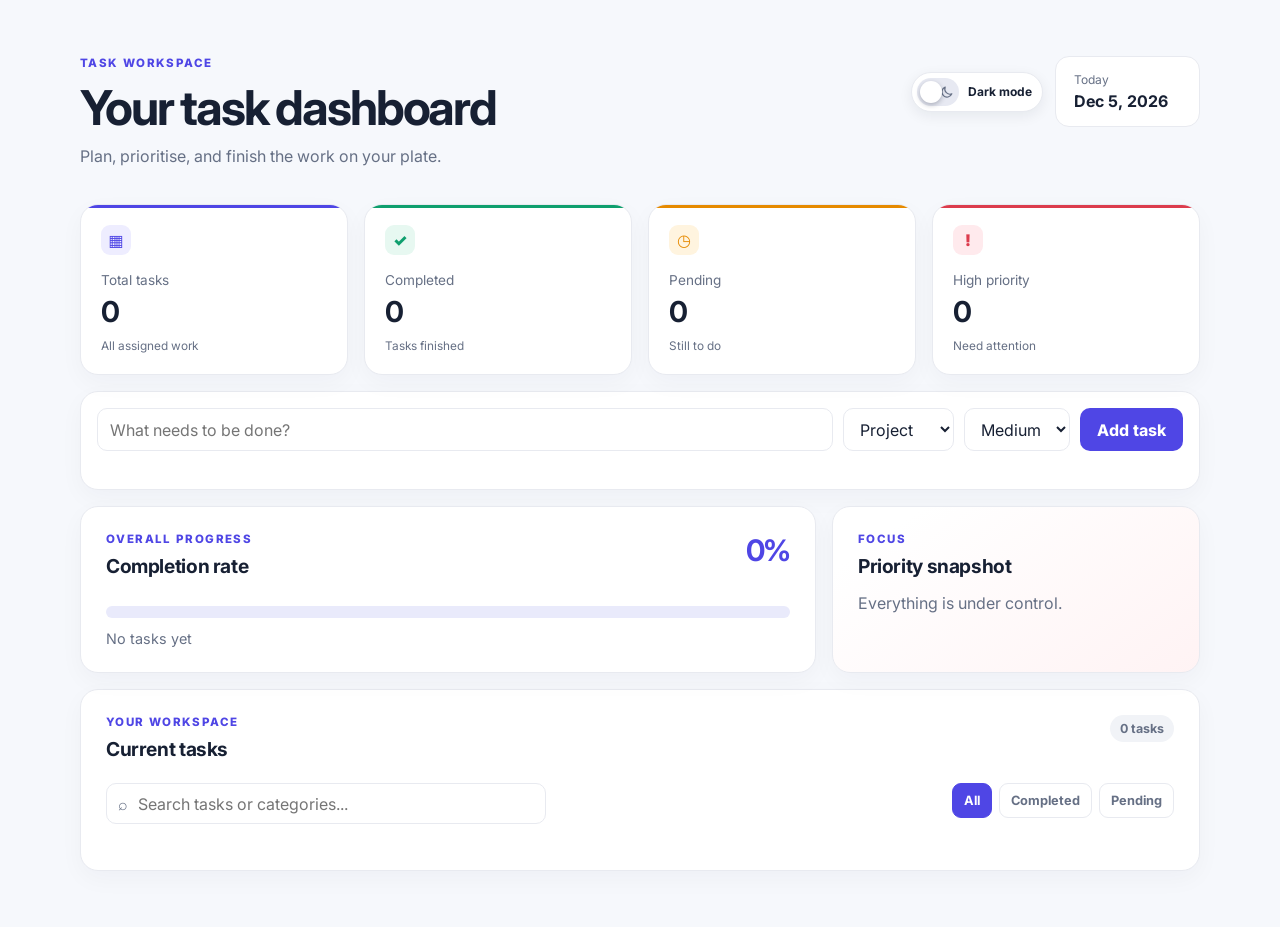
<file: index.html>
<!DOCTYPE html>
<html lang="en">
  <head>
    <meta charset="UTF-8" />
    <meta name="viewport" content="width=device-width, initial-scale=1.0" />

    <!-- SEO -->
    <title>Task Manager</title>
    <meta
      name="description"
      content="A simple and clean task manager to add, complete, and delete your daily tasks."
    />

    <!-- Google Font -->
    <link rel="preconnect" href="https://fonts.googleapis.com" />
    <link rel="preconnect" href="https://fonts.gstatic.com" crossorigin />
    <link
      href="https://fonts.googleapis.com/css2?family=Inter:wght@400;500;600;700&display=swap"
      rel="stylesheet"
    />

    <link rel="stylesheet" href="dashboard.css" />
    <script>
      (() => {
        const savedTheme = localStorage.getItem('taskManagerTheme');
        const prefersDark = window.matchMedia('(prefers-color-scheme: dark)').matches;
        document.documentElement.dataset.theme = savedTheme || (prefersDark ? 'dark' : 'light');
      })();
    </script>
  </head>
  <body>
    <main class="dashboard" aria-labelledby="page-title">
      <header class="hero">
        <div>
          <p class="eyebrow">Task workspace</p>
          <h1 id="page-title">Your task dashboard</h1>
          <p class="intro">Plan, prioritise, and finish the work on your plate.</p>
        </div>
        <div class="hero-actions">
          <button id="theme-toggle" class="theme-toggle" type="button" aria-label="Switch to dark mode" aria-pressed="false">
            <span class="theme-toggle-track" aria-hidden="true">
              <svg class="theme-icon sun-icon" viewBox="0 0 24 24" fill="none" stroke="currentColor" stroke-width="2" stroke-linecap="round"><circle cx="12" cy="12" r="3.5"/><path d="M12 2v2M12 20v2M4.93 4.93l1.41 1.41M17.66 17.66l1.41 1.41M2 12h2M20 12h2M4.93 19.07l1.41-1.41M17.66 6.34l1.41-1.41"/></svg>
              <svg class="theme-icon moon-icon" viewBox="0 0 24 24" fill="none" stroke="currentColor" stroke-width="2" stroke-linecap="round" stroke-linejoin="round"><path d="M20.3 15.1A8.8 8.8 0 0 1 8.9 3.7 8.8 8.8 0 1 0 20.3 15.1Z"/></svg>
              <span class="theme-toggle-knob"></span>
            </span>
            <span class="theme-toggle-label">Dark mode</span>
          </button>
          <div class="today" aria-label="Current date"><span>Today</span><strong id="current-date"></strong></div>
        </div>
      </header>

      <section class="metrics" aria-label="Task statistics">
        <article class="metric-card total"><span class="metric-icon" aria-hidden="true">▦</span><p>Total tasks</p><strong id="total-tasks">0</strong><span>All assigned work</span></article>
        <article class="metric-card completed"><span class="metric-icon" aria-hidden="true">✓</span><p>Completed</p><strong id="completed-tasks">0</strong><span>Tasks finished</span></article>
        <article class="metric-card pending"><span class="metric-icon" aria-hidden="true">◷</span><p>Pending</p><strong id="pending-tasks">0</strong><span>Still to do</span></article>
        <article class="metric-card high"><span class="metric-icon" aria-hidden="true">!</span><p>High priority</p><strong id="high-priority-tasks">0</strong><span>Need attention</span></article>
      </section>

      <section class="add-panel" aria-labelledby="add-task-heading">
        <h2 id="add-task-heading" class="sr-only">Add a task</h2>
        <form id="task-form" class="task-form" novalidate>
          <input id="task-input" type="text" maxlength="150" placeholder="What needs to be done?" aria-label="Task description" autocomplete="off">
          <select id="category-input" aria-label="Task category"><option>Study</option><option>Personal</option><option selected>Project</option><option>Other</option></select>
          <select id="priority-input" aria-label="Task priority"><option>Low</option><option selected>Medium</option><option>High</option></select>
          <button type="submit">Add task</button>
        </form>
        <p id="form-error" class="form-error" role="alert"></p>
      </section>

      <section class="content-grid">
        <article class="progress-card" aria-labelledby="progress-heading">
          <div class="card-heading"><div><p class="eyebrow">Overall progress</p><h2 id="progress-heading">Completion rate</h2></div><strong id="completion-percentage">0%</strong></div>
          <div id="progress-track" class="progress-track" role="progressbar" aria-label="Task completion progress" aria-valuemin="0" aria-valuemax="100" aria-valuenow="0"><span id="progress-fill"></span></div>
          <p id="progress-summary">No tasks yet</p>
        </article>
        <article class="focus-card" aria-labelledby="focus-heading"><p class="eyebrow">Focus</p><h2 id="focus-heading">Priority snapshot</h2><p id="focus-message">Everything is under control.</p></article>
      </section>

      <section class="task-section" aria-labelledby="tasks-heading">
        <div class="section-heading"><div><p class="eyebrow">Your workspace</p><h2 id="tasks-heading">Current tasks</h2></div><span id="task-count" class="task-count">0 tasks</span></div>
        <div class="controls" aria-label="Task search and filters">
          <label class="search-field" for="task-search"><span aria-hidden="true">⌕</span><span class="sr-only">Search tasks</span><input id="task-search" type="search" placeholder="Search tasks or categories..." autocomplete="off"><button id="clear-search" type="button" aria-label="Clear search" hidden>×</button></label>
          <div class="filter-group" role="group" aria-label="Filter tasks by status"><button class="is-active" type="button" data-filter="all" aria-pressed="true">All</button><button type="button" data-filter="completed" aria-pressed="false">Completed</button><button type="button" data-filter="pending" aria-pressed="false">Pending</button></div>
        </div>
        <ul id="task-list" class="task-list" aria-live="polite"></ul>
        <p id="empty-state" class="empty-state" hidden>No tasks match your current search or filter.</p>
      </section>
    </main>

    <script src="dashboard.js"></script>
  </body>
</html>
</file>
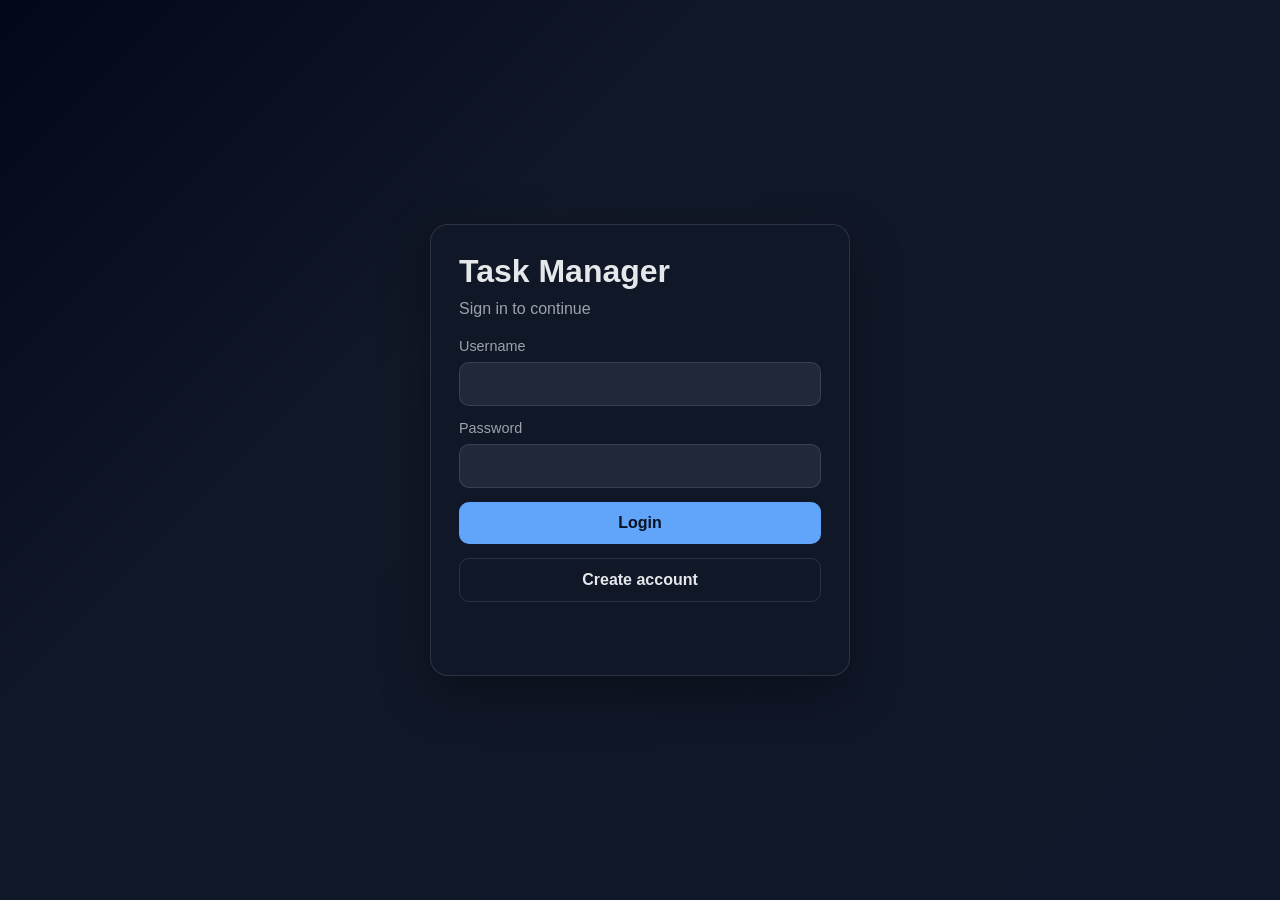
<file: frontend/index.html>
<!DOCTYPE html>
<html lang="en">
  <head>
    <meta charset="UTF-8" />
    <meta name="viewport" content="width=device-width, initial-scale=1.0" />

    <!-- SEO -->
    <title>Task Manager</title>
    <meta
      name="description"
      content="A simple and clean task manager to add, complete, and delete your daily tasks."
    />

    <!-- Google Font -->
    <link rel="preconnect" href="https://fonts.googleapis.com" />
    <link rel="preconnect" href="https://fonts.gstatic.com" crossorigin />
    <link
      href="https://fonts.googleapis.com/css2?family=Inter:wght@400;500;600;700&display=swap"
      rel="stylesheet"
    />

    <link rel="stylesheet" href="dashboard.css" />
    <script>
      (() => {
        const savedTheme = localStorage.getItem('taskManagerTheme');
        const prefersDark = window.matchMedia('(prefers-color-scheme: dark)').matches;
        document.documentElement.dataset.theme = savedTheme || (prefersDark ? 'dark' : 'light');
      })();
    </script>
  </head>
  <body>
    <main class="dashboard" aria-labelledby="page-title">
      <header class="hero">
        <div>
          <p class="eyebrow">Task workspace</p>
          <h1 id="page-title">Your task dashboard</h1>
          <p class="intro">Plan, prioritise, and finish the work on your plate.</p>
        </div>
        <div class="hero-actions">
          <button id="theme-toggle" class="theme-toggle" type="button" aria-label="Switch to dark mode" aria-pressed="false">
            <span class="theme-toggle-track" aria-hidden="true">
              <svg class="theme-icon sun-icon" viewBox="0 0 24 24" fill="none" stroke="currentColor" stroke-width="2" stroke-linecap="round"><circle cx="12" cy="12" r="3.5"/><path d="M12 2v2M12 20v2M4.93 4.93l1.41 1.41M17.66 17.66l1.41 1.41M2 12h2M20 12h2M4.93 19.07l1.41-1.41M17.66 6.34l1.41-1.41"/></svg>
              <svg class="theme-icon moon-icon" viewBox="0 0 24 24" fill="none" stroke="currentColor" stroke-width="2" stroke-linecap="round" stroke-linejoin="round"><path d="M20.3 15.1A8.8 8.8 0 0 1 8.9 3.7 8.8 8.8 0 1 0 20.3 15.1Z"/></svg>
              <span class="theme-toggle-knob"></span>
            </span>
            <span class="theme-toggle-label">Dark mode</span>
          </button>
          <button id="logout-btn" type="button" class="theme-toggle" style="margin-left: 10px;">Logout</button>
          <div class="today" aria-label="Current date"><span>Today</span><strong id="current-date"></strong></div>
        </div>
      </header>

      <section class="metrics" aria-label="Task statistics">
        <article class="metric-card total"><span class="metric-icon" aria-hidden="true">▦</span><p>Total tasks</p><strong id="total-tasks">0</strong><span>All assigned work</span></article>
        <article class="metric-card completed"><span class="metric-icon" aria-hidden="true">✓</span><p>Completed</p><strong id="completed-tasks">0</strong><span>Tasks finished</span></article>
        <article class="metric-card pending"><span class="metric-icon" aria-hidden="true">◷</span><p>Pending</p><strong id="pending-tasks">0</strong><span>Still to do</span></article>
        <article class="metric-card high"><span class="metric-icon" aria-hidden="true">!</span><p>High priority</p><strong id="high-priority-tasks">0</strong><span>Need attention</span></article>
      </section>

      <section class="add-panel" aria-labelledby="add-task-heading">
        <h2 id="add-task-heading" class="sr-only">Add a task</h2>
        <form id="task-form" class="task-form" novalidate>
          <input id="task-input" type="text" maxlength="150" placeholder="What needs to be done?" aria-label="Task description" autocomplete="off">
          <select id="category-input" aria-label="Task category"><option>Study</option><option>Personal</option><option selected>Project</option><option>Other</option></select>
          <select id="priority-input" aria-label="Task priority"><option>Low</option><option selected>Medium</option><option>High</option></select>
          <button type="submit">Add task</button>
        </form>
        <p id="form-error" class="form-error" role="alert"></p>
      </section>

      <section class="content-grid">
        <article class="progress-card" aria-labelledby="progress-heading">
          <div class="card-heading"><div><p class="eyebrow">Overall progress</p><h2 id="progress-heading">Completion rate</h2></div><strong id="completion-percentage">0%</strong></div>
          <div id="progress-track" class="progress-track" role="progressbar" aria-label="Task completion progress" aria-valuemin="0" aria-valuemax="100" aria-valuenow="0"><span id="progress-fill"></span></div>
          <p id="progress-summary">No tasks yet</p>
        </article>
        <article class="focus-card" aria-labelledby="focus-heading"><p class="eyebrow">Focus</p><h2 id="focus-heading">Priority snapshot</h2><p id="focus-message">Everything is under control.</p></article>
      </section>

      <section class="task-section" aria-labelledby="tasks-heading">
        <div class="section-heading"><div><p class="eyebrow">Your workspace</p><h2 id="tasks-heading">Current tasks</h2></div><span id="task-count" class="task-count">0 tasks</span></div>
        <div class="controls" aria-label="Task search and filters">
          <label class="search-field" for="task-search"><span aria-hidden="true">⌕</span><span class="sr-only">Search tasks</span><input id="task-search" type="search" placeholder="Search tasks or categories..." autocomplete="off"><button id="clear-search" type="button" aria-label="Clear search" hidden>×</button></label>
          <div class="filter-group" role="group" aria-label="Filter tasks by status"><button class="is-active" type="button" data-filter="all" aria-pressed="true">All</button><button type="button" data-filter="completed" aria-pressed="false">Completed</button><button type="button" data-filter="pending" aria-pressed="false">Pending</button></div>
        </div>
        <ul id="task-list" class="task-list" aria-live="polite"></ul>
        <p id="empty-state" class="empty-state" hidden>No tasks match your current search or filter.</p>
      </section>
    </main>

    <script src="dashboard-guard.js"></script>
    <script src="dashboard.js"></script>
    <script>
      document.getElementById('logout-btn')?.addEventListener('click', async () => {
        try {
          await fetch('http://127.0.0.1:5000/api/logout', {
            method: 'POST',
            credentials: 'include',
          });
        } finally {
          localStorage.removeItem('taskmanager_session');
          window.location.href = 'login.html';
        }
      });
    </script>
  </body>
</html>
</file>
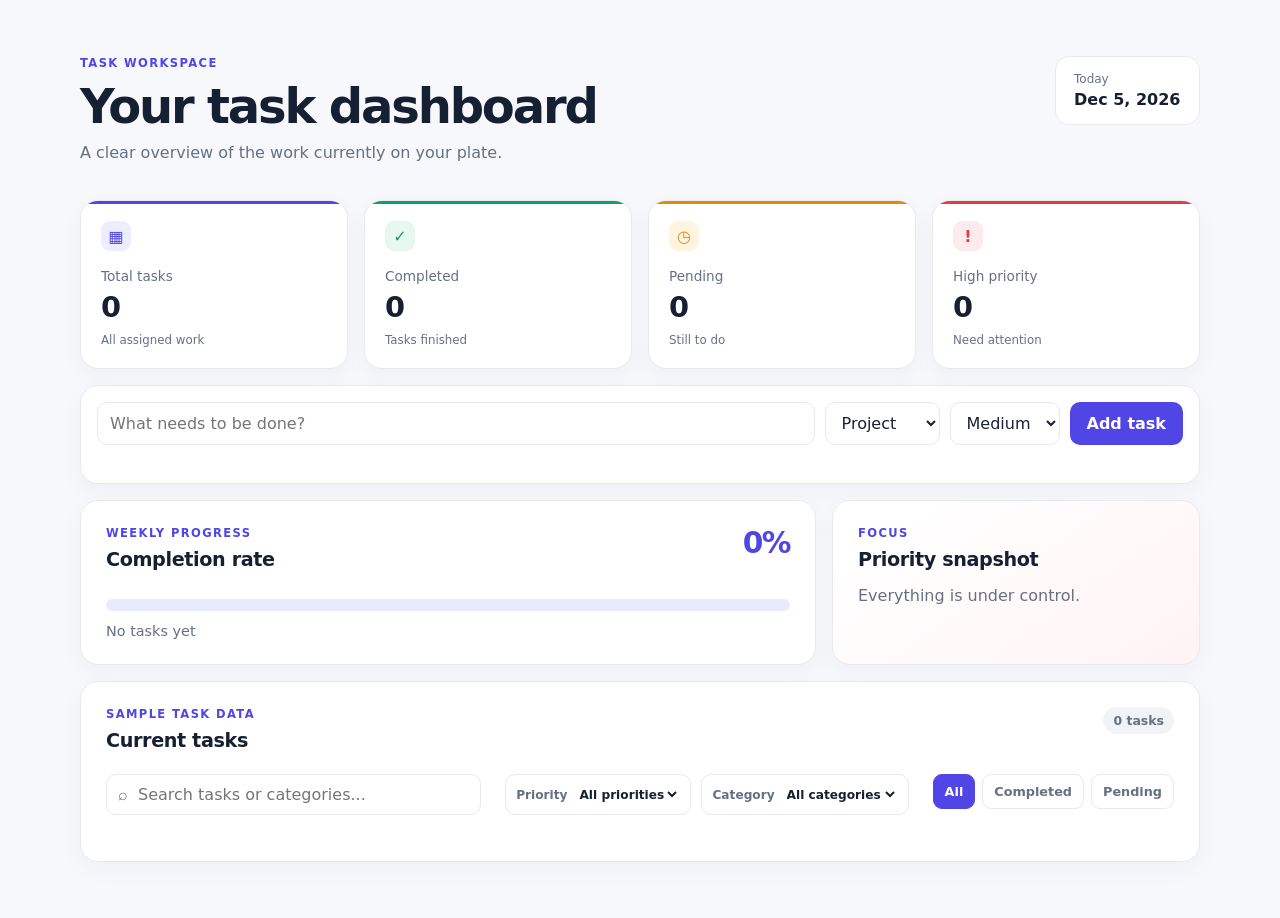
<file: dashboard.html>
<!doctype html>
<html lang="en">
<head>
  <meta charset="utf-8">
  <meta name="viewport" content="width=device-width, initial-scale=1">
  <meta name="description" content="A standalone task dashboard with task statistics.">
  <title>Task Dashboard</title>
  <link rel="stylesheet" href="dashboard.css">
</head>
<body>
  <main class="dashboard" aria-labelledby="page-title">
    <header class="hero">
      <div><p class="eyebrow">Task workspace</p><h1 id="page-title">Your task dashboard</h1><p class="intro">A clear overview of the work currently on your plate.</p></div>
      <div class="today" aria-label="Current date"><span>Today</span><strong id="current-date"></strong></div>
    </header>

    <section class="metrics" aria-label="Task statistics">
      <article class="metric-card total"><span class="metric-icon" aria-hidden="true">▦</span><p>Total tasks</p><strong id="total-tasks">0</strong><span>All assigned work</span></article>
      <article class="metric-card completed"><span class="metric-icon" aria-hidden="true">✓</span><p>Completed</p><strong id="completed-tasks">0</strong><span>Tasks finished</span></article>
      <article class="metric-card pending"><span class="metric-icon" aria-hidden="true">◷</span><p>Pending</p><strong id="pending-tasks">0</strong><span>Still to do</span></article>
      <article class="metric-card high"><span class="metric-icon" aria-hidden="true">!</span><p>High priority</p><strong id="high-priority-tasks">0</strong><span>Need attention</span></article>
    </section>

    <section class="add-panel" aria-labelledby="add-task-heading">
      <h2 id="add-task-heading" class="sr-only">Add a task</h2>
      <form id="task-form" class="task-form" novalidate>
        <input id="task-input" type="text" maxlength="150" placeholder="What needs to be done?" aria-label="Task description" autocomplete="off">
        <select id="category-input" aria-label="Task category"><option>Study</option><option>Personal</option><option selected>Project</option><option>Other</option></select>
        <select id="priority-input" aria-label="Task priority"><option>Low</option><option selected>Medium</option><option>High</option></select>
        <button type="submit">Add task</button>
      </form>
      <p id="form-error" class="form-error" role="alert"></p>
    </section>

    <section class="content-grid">
      <article class="progress-card" aria-labelledby="progress-heading">
        <div class="card-heading"><div><p class="eyebrow">Weekly progress</p><h2 id="progress-heading">Completion rate</h2></div><strong id="completion-percentage">0%</strong></div>
        <div id="progress-track" class="progress-track" role="progressbar" aria-label="Task completion progress" aria-valuemin="0" aria-valuemax="100" aria-valuenow="0"><span id="progress-fill"></span></div>
        <p id="progress-summary">No tasks yet</p>
      </article>
      <article class="focus-card" aria-labelledby="focus-heading"><p class="eyebrow">Focus</p><h2 id="focus-heading">Priority snapshot</h2><p id="focus-message">Everything is under control.</p></article>
    </section>

    <section class="task-section" aria-labelledby="tasks-heading">
      <div class="section-heading"><div><p class="eyebrow">Sample task data</p><h2 id="tasks-heading">Current tasks</h2></div><span id="task-count" class="task-count">0 tasks</span></div>
      <div class="controls" aria-label="Task search and filters">
        <label class="search-field" for="task-search"><span aria-hidden="true">⌕</span><span class="sr-only">Search tasks</span><input id="task-search" type="search" placeholder="Search tasks or categories..." autocomplete="off"><button id="clear-search" type="button" aria-label="Clear search" hidden>×</button></label>
        <div class="filter-toolbar">
          <label class="filter-select" for="priority-filter">
            <span>Priority</span>
            <select id="priority-filter" aria-label="Filter tasks by priority">
              <option value="all">All priorities</option>
              <option value="High">High</option>
              <option value="Medium">Medium</option>
              <option value="Low">Low</option>
            </select>
          </label>
          <label class="filter-select" for="category-filter">
            <span>Category</span>
            <select id="category-filter" aria-label="Filter tasks by category">
              <option value="all">All categories</option>
              <option value="Project">Project</option>
              <option value="Study">Study</option>
              <option value="Personal">Personal</option>
              <option value="Other">Other</option>
            </select>
          </label>
        </div>
        <div class="filter-group" role="group" aria-label="Filter tasks by status"><button class="is-active" type="button" data-filter="all" aria-pressed="true">All</button><button type="button" data-filter="completed" aria-pressed="false">Completed</button><button type="button" data-filter="pending" aria-pressed="false">Pending</button></div>
      </div>
      <ul id="task-list" class="task-list" aria-live="polite"></ul>
      <p id="empty-state" class="empty-state" hidden>No tasks match your current search or filter.</p>
    </section>
  </main>
  <script src="dashboard.js"></script>
</body>
</html>
</file>
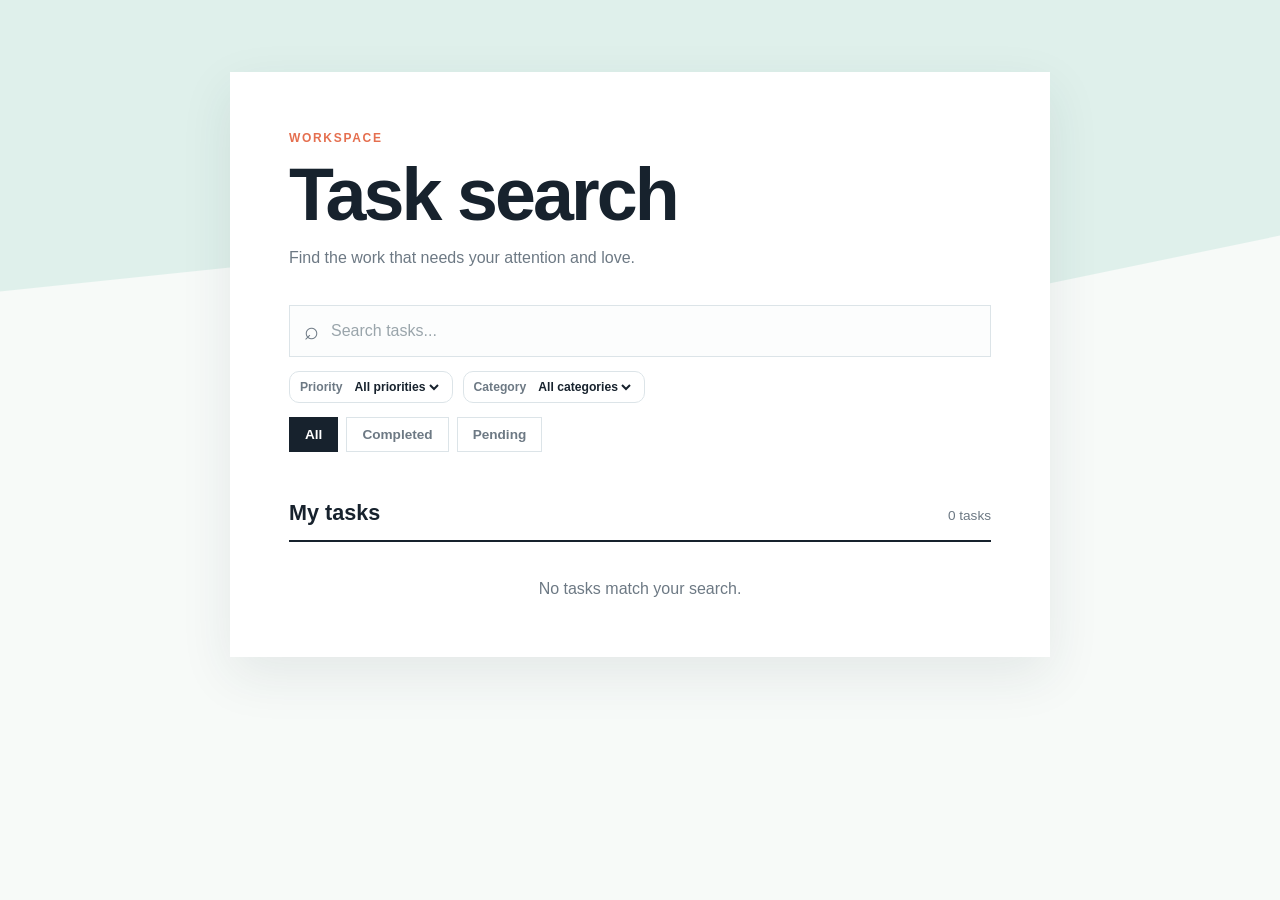
<file: filter.html>
<!DOCTYPE html>
<html lang="en">
<head>
  <meta charset="UTF-8">
  <meta name="viewport" content="width=device-width, initial-scale=1.0">
  <title>Task Search and Filtering</title>
  <link rel="stylesheet" href="filter.css">
  <script src="filter.js" defer></script>
</head>
<body>
  <main class="page-shell">
    <section class="task-panel" aria-labelledby="page-title">
      <header class="page-header">
        <p class="eyebrow">Workspace</p>
        <h1 id="page-title">Task search</h1>
        <p class="intro">Find the work that needs your attention and love.</p>
      </header>

      <div class="controls" aria-label="Task controls">
        <label class="search-field" for="task-search">
          <span class="search-icon" aria-hidden="true">⌕</span>
          <span class="sr-only">Search tasks</span>
          <input id="task-search" type="search" placeholder="Search tasks..." autocomplete="off">
          <button class="clear-button" id="clear-search" type="button" aria-label="Clear search" hidden>
            <span aria-hidden="true">&times;</span>
          </button>
        </label>

        <div class="advanced-filters" aria-label="Task filtering options">
          <label class="inline-select" for="priority-filter">
            <span>Priority</span>
            <select id="priority-filter">
              <option value="all">All priorities</option>
              <option value="High">High</option>
              <option value="Medium">Medium</option>
              <option value="Low">Low</option>
            </select>
          </label>
          <label class="inline-select" for="category-filter">
            <span>Category</span>
            <select id="category-filter">
              <option value="all">All categories</option>
              <option value="Project">Project</option>
              <option value="Study">Study</option>
              <option value="Personal">Personal</option>
              <option value="Other">Other</option>
            </select>
          </label>
        </div>

        <div class="filter-group" role="group" aria-label="Filter tasks by status">
          <button class="filter-button is-active" type="button" data-filter="all" aria-pressed="true">All</button>
          <button class="filter-button" type="button" data-filter="completed" aria-pressed="false">Completed</button>
          <button class="filter-button" type="button" data-filter="pending" aria-pressed="false">Pending</button>
        </div>
      </div>

      <div class="list-heading">
        <h2>My tasks</h2>
        <p id="task-count" aria-live="polite"></p>
      </div>

      <ul class="task-list" id="task-list" aria-live="polite"></ul>
      <p class="empty-state" id="empty-state" hidden>No tasks match your search.</p>
    </section>
  </main>
</body>
</html>
</file>
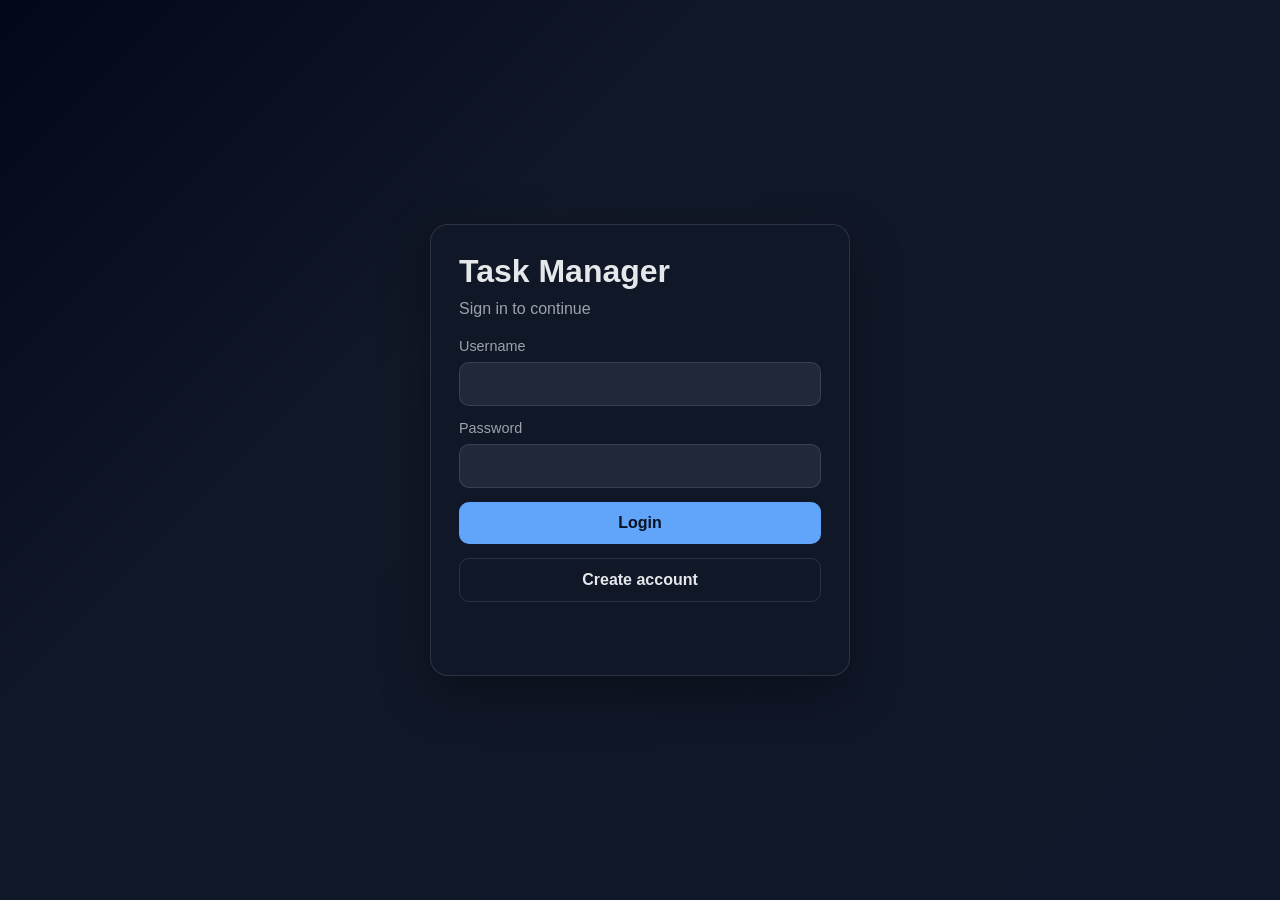
<file: frontend/login.html>
<!DOCTYPE html>
<html lang="en">
  <head>
    <meta charset="UTF-8" />
    <meta name="viewport" content="width=device-width, initial-scale=1.0" />
    <title>Task Manager Login</title>
    <style>
      :root {
        --bg: #0f172a;
        --panel: #111827;
        --panel-alt: #1f2937;
        --text: #e5e7eb;
        --muted: #9ca3af;
        --primary: #60a5fa;
        --primary-dark: #3b82f6;
        --danger: #ef4444;
        --success: #22c55e;
        --border: rgba(148, 163, 184, 0.2);
      }

      * { box-sizing: border-box; }

      body {
        margin: 0;
        min-height: 100vh;
        display: grid;
        place-items: center;
        background: linear-gradient(135deg, #020817, #111827 35%, #0f172a);
        color: var(--text);
        font-family: Arial, sans-serif;
      }

      .login-card {
        width: min(92vw, 420px);
        background: rgba(17, 24, 39, 0.9);
        border: 1px solid var(--border);
        border-radius: 18px;
        padding: 28px;
        box-shadow: 0 18px 50px rgba(0, 0, 0, 0.35);
      }

      h1 {
        margin: 0 0 10px;
        font-size: 2rem;
      }

      .subtitle {
        margin: 0 0 20px;
        color: var(--muted);
      }

      form {
        display: flex;
        flex-direction: column;
        gap: 14px;
      }

      label {
        display: flex;
        flex-direction: column;
        font-size: 0.9rem;
        color: var(--muted);
        gap: 8px;
      }

      input {
        padding: 12px 14px;
        border-radius: 10px;
        border: 1px solid var(--border);
        background: var(--panel-alt);
        color: var(--text);
        font-size: 1rem;
      }

      button {
        border: none;
        border-radius: 10px;
        padding: 12px 16px;
        font-size: 1rem;
        font-weight: 600;
        cursor: pointer;
        transition: transform 0.15s ease;
      }

      button:hover { transform: translateY(-1px); }

      .primary {
        background: var(--primary);
        color: #081122;
      }

      .secondary {
        background: transparent;
        border: 1px solid var(--border);
        color: var(--text);
      }

      .message {
        min-height: 22px;
        margin-top: 8px;
        color: var(--muted);
        font-size: 0.92rem;
      }

      .error { color: var(--danger); }
      .success { color: var(--success); }
    </style>
  </head>
  <body>
    <main class="login-card">
      <h1>Task Manager</h1>
      <p class="subtitle">Sign in to continue</p>

      <form id="login-form">
        <label>
          Username
          <input id="username" name="username" type="text" autocomplete="username" required />
        </label>

        <label>
          Password
          <input id="password" name="password" type="password" autocomplete="current-password" required />
        </label>

        <button class="primary" type="submit">Login</button>
        <button class="secondary" type="button" id="register-btn">Create account</button>
      </form>

      <p id="message" class="message" aria-live="polite"></p>
    </main>

    <script src="login.js"></script>
  </body>
</html>
</file>
<file: dashboard.css>
:root { --ink:#172033; --muted:#667085; --line:#e8eaf0; --canvas:#f6f8fc; --surface:#fff; --blue:#4f46e5; --green:#0f9f6e; --amber:#e68a00; --red:#dc3c4d; }
* { box-sizing:border-box; }
body { margin:0; min-width:320px; background:var(--canvas); color:var(--ink); font-family:Inter,ui-sans-serif,system-ui,-apple-system,"Segoe UI",sans-serif; }
.dashboard { width:min(1120px,calc(100% - 32px)); margin:auto; padding:56px 0; }
.hero,.section-heading,.card-heading,.controls { display:flex; justify-content:space-between; gap:24px; align-items:flex-start; }
.eyebrow { margin:0 0 8px; color:var(--blue); font-size:.72rem; font-weight:800; letter-spacing:.12em; text-transform:uppercase; }
h1,h2,p { margin-top:0; } h1 { margin-bottom:9px; font-size:clamp(2rem,5vw,3rem); letter-spacing:-.045em; } h2 { margin-bottom:0; font-size:1.2rem; letter-spacing:-.02em; }
.intro,.metric-card>span:last-child,.progress-card>p,.focus-card>p:not(.eyebrow) { color:var(--muted); } .intro { margin-bottom:0; }
.today { min-width:145px; padding:15px 18px; border:1px solid var(--line); border-radius:14px; background:var(--surface); }.today span { display:block; margin-bottom:4px; color:var(--muted); font-size:.75rem; }
.metrics { display:grid; grid-template-columns:repeat(4,1fr); gap:16px; margin:38px 0 16px; }.metric-card,.progress-card,.focus-card,.task-section,.add-panel { border:1px solid var(--line); border-radius:18px; background:var(--surface); box-shadow:0 8px 25px rgba(29,41,57,.035); }.metric-card { position:relative; overflow:hidden; padding:20px; }.metric-card:before { position:absolute; top:0; left:0; width:100%; height:3px; background:var(--blue); content:""; }.completed:before{background:var(--green)} .pending:before{background:var(--amber)} .high:before{background:var(--red)}
.metric-icon { display:grid; width:30px; height:30px; margin-bottom:17px; place-items:center; border-radius:9px; color:var(--blue); background:#eeedff; font-weight:900; }.completed .metric-icon{color:var(--green);background:#e7f8f1}.pending .metric-icon{color:var(--amber);background:#fff4df}.high .metric-icon{color:var(--red);background:#ffeaed}.metric-card p{margin-bottom:6px;color:var(--muted);font-size:.85rem}.metric-card strong{display:block;margin-bottom:5px;font-size:1.8rem;letter-spacing:-.04em}.metric-card>span:last-child{font-size:.74rem}
.add-panel { margin-bottom:16px; padding:16px; }.task-form { display:grid; grid-template-columns:minmax(0,1fr) auto auto auto; gap:10px; }.task-form input,.task-form select,.task-form button{min-height:43px;border-radius:10px;font:inherit}.task-form input,.task-form select{border:1px solid var(--line);padding:0 12px;color:var(--ink);background:#fff}.task-form input:focus,.task-form select:focus,.search-field:focus-within{outline:3px solid #deddff;border-color:var(--blue)}.task-form button{border:0;padding:0 17px;color:#fff;background:var(--blue);font-weight:750;cursor:pointer}.form-error{min-height:1.1em;margin:8px 2px 0;color:var(--red);font-size:.8rem}
.content-grid { display:grid; grid-template-columns:2fr 1fr; gap:16px; }.progress-card,.focus-card{padding:25px}.card-heading>strong{color:var(--blue);font-size:1.85rem;letter-spacing:-.05em}.progress-track{height:12px;margin:28px 0 12px;overflow:hidden;border-radius:999px;background:#e9eafb}.progress-track span{display:block;width:0;height:100%;border-radius:inherit;background:linear-gradient(90deg,#4f46e5,#7c73ff);transition:width .5s ease}.progress-card>p{margin-bottom:0;font-size:.9rem}.focus-card{background:linear-gradient(145deg,#fff 15%,#fff3f4)}.focus-card h2{margin-bottom:13px}.focus-card>p:not(.eyebrow){margin-bottom:0;line-height:1.55}
.task-section{margin-top:16px;padding:25px}.task-count{padding:6px 10px;border-radius:999px;color:var(--muted);background:#f1f3f7;font-size:.78rem;font-weight:700}.controls{margin-top:22px}.search-field{display:flex;flex:1;align-items:center;gap:8px;max-width:440px;padding:0 11px;border:1px solid var(--line);border-radius:10px;color:var(--muted)}.search-field input{width:100%;min-width:0;height:39px;border:0;outline:0;color:var(--ink);font:inherit}.search-field button,.task-delete{border:0;color:var(--muted);background:transparent;cursor:pointer}.search-field button{font-size:1.3rem}.filter-toolbar{display:flex;flex-wrap:wrap;gap:10px;margin-left:auto}.filter-select{display:flex;align-items:center;gap:8px;padding:0 10px;border:1px solid var(--line);border-radius:10px;background:var(--surface);color:var(--muted);font-size:.76rem;font-weight:700}.filter-select span{white-space:nowrap}.filter-select select{min-height:39px;border:0;background:transparent;color:var(--ink);font:inherit;outline:0}.filter-group{display:flex;flex-wrap:wrap;gap:7px}.filter-group button{padding:9px 11px;border:1px solid var(--line);border-radius:9px;color:var(--muted);background:#fff;font:inherit;font-size:.8rem;font-weight:700;cursor:pointer}.filter-group .is-active{border-color:var(--blue);color:#fff;background:var(--blue)}
.task-list{padding:0;margin:21px 0 0;list-style:none}.task-item{display:flex;align-items:center;gap:12px;padding:15px 0;border-top:1px solid var(--line)}.task-check{width:20px;height:20px;accent-color:var(--green)}.task-name{flex:1;font-weight:650}.is-completed .task-name{color:var(--muted);text-decoration:line-through}.priority,.category{padding:5px 9px;border-radius:999px;text-align:center;font-size:.73rem;font-weight:750}.priority{min-width:72px}.priority-high{color:#b42332;background:#ffeaed}.priority-medium{color:#a65a00;background:#fff3dd}.priority-low{color:#087850;background:#e4f8ef}.category{min-width:65px;color:#526077;background:#f0f2f6}.task-delete{font:inherit;font-size:.78rem}.task-delete:hover{color:var(--red)}.empty-state{margin:22px 0 0;color:var(--muted);text-align:center}.sr-only{position:absolute;width:1px;height:1px;padding:0;overflow:hidden;clip:rect(0,0,0,0);white-space:nowrap;border:0}
@media(max-width:760px){.dashboard{padding:32px 0}.metrics{grid-template-columns:repeat(2,1fr)}.content-grid{grid-template-columns:1fr}.task-form{grid-template-columns:1fr 1fr}.task-form input,.task-form button{grid-column:1/-1}.controls{display:block}.search-field{max-width:none}.filter-group{margin-top:10px}}@media(max-width:480px){.hero{display:block}.today{display:inline-block;margin-top:20px}.metrics{grid-template-columns:1fr}.task-section,.progress-card,.focus-card{padding:19px}.task-item{flex-wrap:wrap}.task-name{min-width:calc(100% - 40px);font-size:.9rem}}

/* Theme switcher and dark-mode palette */
:root{--input:#fff;--soft-blue:#eeedff;--soft-green:#e7f8f1;--soft-amber:#fff4df;--soft-red:#ffeaed;--focus-surface:#fff3f4;--chip:#f1f3f7;--category:#f0f2f6;--progress:#e9eafb;--toggle-bg:#e7e9f2;--toggle-icon:#667085;--toggle-knob:#fff}
:root[data-theme="dark"]{--ink:#edf0ff;--muted:#a7aec7;--line:#303950;--canvas:#10131d;--surface:#181d2b;--blue:#9b94ff;--green:#53d6a5;--amber:#ffbe57;--red:#ff7d8a;--input:#202737;--soft-blue:#2a2b50;--soft-green:#183d38;--soft-amber:#44371e;--soft-red:#492631;--focus-surface:#272137;--chip:#252d3e;--category:#283143;--progress:#2b3348;--toggle-bg:#343b52;--toggle-icon:#c6ccdf;--toggle-knob:#f5f7ff}
body{transition:background-color .35s ease,color .35s ease}.hero-actions{display:flex;align-items:center;gap:12px}.theme-toggle{display:inline-flex;align-items:center;gap:9px;padding:5px 10px 5px 5px;border:1px solid var(--line);border-radius:999px;color:var(--ink);background:var(--surface);font:700 .75rem/1 Inter,ui-sans-serif,sans-serif;cursor:pointer;box-shadow:0 4px 14px rgba(18,26,46,.07);transition:transform .2s ease,box-shadow .2s ease,border-color .25s ease,background-color .35s ease}.theme-toggle:hover{transform:translateY(-2px);border-color:var(--blue);box-shadow:0 8px 20px rgba(18,26,46,.14)}.theme-toggle:active{transform:translateY(0) scale(.97)}.theme-toggle:focus-visible{outline:3px solid color-mix(in srgb,var(--blue) 35%,transparent);outline-offset:3px}.theme-toggle-track{position:relative;display:flex;align-items:center;justify-content:space-between;width:42px;height:28px;padding:0 5px;border-radius:999px;color:var(--toggle-icon);background:var(--toggle-bg);transition:background-color .35s ease,color .35s ease}.theme-icon{z-index:1;width:14px;height:14px}.theme-toggle-knob{position:absolute;z-index:2;top:3px;left:3px;width:22px;height:22px;border-radius:50%;background:var(--toggle-knob);box-shadow:0 2px 5px rgba(18,26,46,.28);transition:transform .35s cubic-bezier(.34,1.56,.64,1),background-color .35s ease}:root[data-theme="dark"] .theme-toggle-knob{transform:translateX(14px)}
.metric-icon{background:var(--soft-blue)}.completed .metric-icon{background:var(--soft-green)}.pending .metric-icon{background:var(--soft-amber)}.high .metric-icon{background:var(--soft-red)}.task-form input,.task-form select{background:var(--input)}.task-form input:focus,.task-form select:focus,.search-field:focus-within{outline-color:color-mix(in srgb,var(--blue) 25%,transparent)}.progress-track{background:var(--progress)}.progress-track span{background:linear-gradient(90deg,var(--blue),#7c73ff)}.focus-card{background:linear-gradient(145deg,var(--surface) 15%,var(--focus-surface))}.task-count{background:var(--chip)}.search-field,.filter-group button{background:var(--input)}.priority-high{color:#ff9ca7;background:var(--soft-red)}.priority-medium{color:var(--amber);background:var(--soft-amber)}.priority-low{color:var(--green);background:var(--soft-green)}.category{color:var(--muted);background:var(--category)}
@media(max-width:480px){.hero-actions{margin-top:20px;justify-content:space-between}.today{margin-top:0}.theme-toggle-label{display:none}.theme-toggle{padding:5px}}@media(prefers-reduced-motion:reduce){*,*::before,*::after{scroll-behavior:auto!important;transition-duration:.01ms!important;animation-duration:.01ms!important}}
</file>
<file: frontend/dashboard.css>
:root { --ink:#172033; --muted:#667085; --line:#e8eaf0; --canvas:#f6f8fc; --surface:#fff; --blue:#4f46e5; --green:#0f9f6e; --amber:#e68a00; --red:#dc3c4d; }
* { box-sizing:border-box; }
body { margin:0; min-width:320px; background:var(--canvas); color:var(--ink); font-family:Inter,ui-sans-serif,system-ui,-apple-system,"Segoe UI",sans-serif; }
.dashboard { width:min(1120px,calc(100% - 32px)); margin:auto; padding:56px 0; }
.hero,.section-heading,.card-heading,.controls { display:flex; justify-content:space-between; gap:24px; align-items:flex-start; }
.eyebrow { margin:0 0 8px; color:var(--blue); font-size:.72rem; font-weight:800; letter-spacing:.12em; text-transform:uppercase; }
h1,h2,p { margin-top:0; } h1 { margin-bottom:9px; font-size:clamp(2rem,5vw,3rem); letter-spacing:-.045em; } h2 { margin-bottom:0; font-size:1.2rem; letter-spacing:-.02em; }
.intro,.metric-card>span:last-child,.progress-card>p,.focus-card>p:not(.eyebrow) { color:var(--muted); } .intro { margin-bottom:0; }
.today { min-width:145px; padding:15px 18px; border:1px solid var(--line); border-radius:14px; background:var(--surface); }.today span { display:block; margin-bottom:4px; color:var(--muted); font-size:.75rem; }
.metrics { display:grid; grid-template-columns:repeat(4,1fr); gap:16px; margin:38px 0 16px; }.metric-card,.progress-card,.focus-card,.task-section,.add-panel { border:1px solid var(--line); border-radius:18px; background:var(--surface); box-shadow:0 8px 25px rgba(29,41,57,.035); }.metric-card { position:relative; overflow:hidden; padding:20px; }.metric-card:before { position:absolute; top:0; left:0; width:100%; height:3px; background:var(--blue); content:""; }.completed:before{background:var(--green)} .pending:before{background:var(--amber)} .high:before{background:var(--red)}
.metric-icon { display:grid; width:30px; height:30px; margin-bottom:17px; place-items:center; border-radius:9px; color:var(--blue); background:#eeedff; font-weight:900; }.completed .metric-icon{color:var(--green);background:#e7f8f1}.pending .metric-icon{color:var(--amber);background:#fff4df}.high .metric-icon{color:var(--red);background:#ffeaed}.metric-card p{margin-bottom:6px;color:var(--muted);font-size:.85rem}.metric-card strong{display:block;margin-bottom:5px;font-size:1.8rem;letter-spacing:-.04em}.metric-card>span:last-child{font-size:.74rem}
.add-panel { margin-bottom:16px; padding:16px; }.task-form { display:grid; grid-template-columns:minmax(0,1fr) auto auto auto; gap:10px; }.task-form input,.task-form select,.task-form button{min-height:43px;border-radius:10px;font:inherit}.task-form input,.task-form select{border:1px solid var(--line);padding:0 12px;color:var(--ink);background:#fff}.task-form input:focus,.task-form select:focus,.search-field:focus-within{outline:3px solid #deddff;border-color:var(--blue)}.task-form button{border:0;padding:0 17px;color:#fff;background:var(--blue);font-weight:750;cursor:pointer}.form-error{min-height:1.1em;margin:8px 2px 0;color:var(--red);font-size:.8rem}
.content-grid { display:grid; grid-template-columns:2fr 1fr; gap:16px; }.progress-card,.focus-card{padding:25px}.card-heading>strong{color:var(--blue);font-size:1.85rem;letter-spacing:-.05em}.progress-track{height:12px;margin:28px 0 12px;overflow:hidden;border-radius:999px;background:#e9eafb}.progress-track span{display:block;width:0;height:100%;border-radius:inherit;background:linear-gradient(90deg,#4f46e5,#7c73ff);transition:width .5s ease}.progress-card>p{margin-bottom:0;font-size:.9rem}.focus-card{background:linear-gradient(145deg,#fff 15%,#fff3f4)}.focus-card h2{margin-bottom:13px}.focus-card>p:not(.eyebrow){margin-bottom:0;line-height:1.55}
.task-section{margin-top:16px;padding:25px}.task-count{padding:6px 10px;border-radius:999px;color:var(--muted);background:#f1f3f7;font-size:.78rem;font-weight:700}.controls{margin-top:22px}.search-field{display:flex;flex:1;align-items:center;gap:8px;max-width:440px;padding:0 11px;border:1px solid var(--line);border-radius:10px;color:var(--muted)}.search-field input{width:100%;min-width:0;height:39px;border:0;outline:0;color:var(--ink);font:inherit}.search-field button,.task-delete{border:0;color:var(--muted);background:transparent;cursor:pointer}.search-field button{font-size:1.3rem}.filter-toolbar{display:flex;flex-wrap:wrap;gap:10px;margin-left:auto}.filter-select{display:flex;align-items:center;gap:8px;padding:0 10px;border:1px solid var(--line);border-radius:10px;background:var(--surface);color:var(--muted);font-size:.76rem;font-weight:700}.filter-select span{white-space:nowrap}.filter-select select{min-height:39px;border:0;background:transparent;color:var(--ink);font:inherit;outline:0}.filter-group{display:flex;flex-wrap:wrap;gap:7px}.filter-group button{padding:9px 11px;border:1px solid var(--line);border-radius:9px;color:var(--muted);background:#fff;font:inherit;font-size:.8rem;font-weight:700;cursor:pointer}.filter-group .is-active{border-color:var(--blue);color:#fff;background:var(--blue)}
.task-list{padding:0;margin:21px 0 0;list-style:none}.task-item{display:flex;align-items:center;gap:12px;padding:15px 0;border-top:1px solid var(--line)}.task-check{width:20px;height:20px;accent-color:var(--green)}.task-name{flex:1;font-weight:650}.is-completed .task-name{color:var(--muted);text-decoration:line-through}.priority,.category{padding:5px 9px;border-radius:999px;text-align:center;font-size:.73rem;font-weight:750}.priority{min-width:72px}.priority-high{color:#b42332;background:#ffeaed}.priority-medium{color:#a65a00;background:#fff3dd}.priority-low{color:#087850;background:#e4f8ef}.category{min-width:65px;color:#526077;background:#f0f2f6}.task-delete{font:inherit;font-size:.78rem}.task-delete:hover{color:var(--red)}.empty-state{margin:22px 0 0;color:var(--muted);text-align:center}.sr-only{position:absolute;width:1px;height:1px;padding:0;overflow:hidden;clip:rect(0,0,0,0);white-space:nowrap;border:0}
@media(max-width:760px){.dashboard{padding:32px 0}.metrics{grid-template-columns:repeat(2,1fr)}.content-grid{grid-template-columns:1fr}.task-form{grid-template-columns:1fr 1fr}.task-form input,.task-form button{grid-column:1/-1}.controls{display:block}.search-field{max-width:none}.filter-group{margin-top:10px}}@media(max-width:480px){.hero{display:block}.today{display:inline-block;margin-top:20px}.metrics{grid-template-columns:1fr}.task-section,.progress-card,.focus-card{padding:19px}.task-item{flex-wrap:wrap}.task-name{min-width:calc(100% - 40px);font-size:.9rem}}

:root{--input:#fff;--soft-blue:#eeedff;--soft-green:#e7f8f1;--soft-amber:#fff4df;--soft-red:#ffeaed;--focus-surface:#fff3f4;--chip:#f1f3f7;--category:#f0f2f6;--progress:#e9eafb;--toggle-bg:#e7e9f2;--toggle-icon:#667085;--toggle-knob:#fff}
:root[data-theme="dark"]{--ink:#edf0ff;--muted:#a7aec7;--line:#303950;--canvas:#10131d;--surface:#181d2b;--blue:#9b94ff;--green:#53d6a5;--amber:#ffbe57;--red:#ff7d8a;--input:#202737;--soft-blue:#2a2b50;--soft-green:#183d38;--soft-amber:#44371e;--soft-red:#492631;--focus-surface:#272137;--chip:#252d3e;--category:#283143;--progress:#2b3348;--toggle-bg:#343b52;--toggle-icon:#c6ccdf;--toggle-knob:#f5f7ff}
body{transition:background-color .35s ease,color .35s ease}.hero-actions{display:flex;align-items:center;gap:12px}.theme-toggle{display:inline-flex;align-items:center;gap:9px;padding:5px 10px 5px 5px;border:1px solid var(--line);border-radius:999px;color:var(--ink);background:var(--surface);font:700 .75rem/1 Inter,ui-sans-serif,sans-serif;cursor:pointer;box-shadow:0 4px 14px rgba(18,26,46,.07);transition:transform .2s ease,box-shadow .2s ease,border-color .25s ease,background-color .35s ease}.theme-toggle:hover{transform:translateY(-2px);border-color:var(--blue);box-shadow:0 8px 20px rgba(18,26,46,.14)}.theme-toggle:active{transform:translateY(0) scale(.97)}.theme-toggle:focus-visible{outline:3px solid color-mix(in srgb,var(--blue) 35%,transparent);outline-offset:3px}.theme-toggle-track{position:relative;display:flex;align-items:center;justify-content:space-between;width:42px;height:28px;padding:0 5px;border-radius:999px;color:var(--toggle-icon);background:var(--toggle-bg);transition:background-color .35s ease,color .35s ease}.theme-icon{z-index:1;width:14px;height:14px}.theme-toggle-knob{position:absolute;z-index:2;top:3px;left:3px;width:22px;height:22px;border-radius:50%;background:var(--toggle-knob);box-shadow:0 2px 5px rgba(18,26,46,.28);transition:transform .35s cubic-bezier(.34,1.56,.64,1),background-color .35s ease}:root[data-theme="dark"] .theme-toggle-knob{transform:translateX(14px)}
.metric-icon{background:var(--soft-blue)}.completed .metric-icon{background:var(--soft-green)}.pending .metric-icon{background:var(--soft-amber)}.high .metric-icon{background:var(--soft-red)}.task-form input,.task-form select{background:var(--input)}.task-form input:focus,.task-form select:focus,.search-field:focus-within{outline-color:color-mix(in srgb,var(--blue) 25%,transparent)}.progress-track{background:var(--progress)}.progress-track span{background:linear-gradient(90deg,var(--blue),#7c73ff)}.focus-card{background:linear-gradient(145deg,var(--surface) 15%,var(--focus-surface))}.task-count{background:var(--chip)}.search-field,.filter-group button{background:var(--input)}.priority-high{color:#ff9ca7;background:var(--soft-red)}.priority-medium{color:var(--amber);background:var(--soft-amber)}.priority-low{color:var(--green);background:var(--soft-green)}.category{color:var(--muted);background:var(--category)}
@media(max-width:480px){.hero-actions{margin-top:20px;justify-content:space-between}.today{margin-top:0}.theme-toggle-label{display:none}.theme-toggle{padding:5px}}@media(prefers-reduced-motion:reduce){*,*::before,*::after{scroll-behavior:auto!important;transition-duration:.01ms!important;animation-duration:.01ms!important}}
</file>
<file: filter.css>
:root {
  --ink: #17222d;
  --muted: #6d7984;
  --line: #dce4e8;
  --paper: #f7faf8;
  --panel: #ffffff;
  --accent: #e56f4f;
  --accent-soft: #fff0eb;
  --green: #21856b;
  --green-soft: #e6f5ef;
  --shadow: 0 18px 50px rgba(38, 60, 68, 0.09);
}

* { box-sizing: border-box; }

body {
  margin: 0;
  min-width: 320px;
  color: var(--ink);
  background: var(--paper);
  font-family: 'Trebuchet MS', sans-serif;
}

body::before {
  position: fixed;
  inset: 0 0 auto;
  height: 310px;
  z-index: -1;
  content: '';
  background: #dff0eb;
  clip-path: polygon(0 0, 100% 0, 100% 76%, 72% 100%, 28% 82%, 0 94%);
}

.page-shell {
  width: min(100% - 32px, 820px);
  margin: 0 auto;
  padding: 72px 0 80px;
}

.task-panel {
  padding: clamp(28px, 6vw, 58px);
  background: var(--panel);
  box-shadow: var(--shadow);
  border: 1px solid rgba(255, 255, 255, 0.8);
}

.page-header { margin-bottom: 38px; }

.eyebrow {
  margin: 0 0 14px;
  color: var(--accent);
  font-size: 0.75rem;
  font-weight: 700;
  letter-spacing: 0.14em;
  text-transform: uppercase;
}

h1, h2 { font-family: 'Trebuchet MS', sans-serif; }

h1 {
  max-width: 510px;
  margin: 0;
  font-size: clamp(2.4rem, 7vw, 4.6rem);
  line-height: 0.98;
  letter-spacing: -0.04em;
}

.intro {
  margin: 18px 0 0;
  color: var(--muted);
  font-size: 1rem;
}

.controls { display: grid; gap: 14px; }

.advanced-filters {
  display: flex;
  flex-wrap: wrap;
  gap: 10px;
}

.inline-select {
  display: inline-flex;
  align-items: center;
  gap: 8px;
  padding: 7px 10px;
  border: 1px solid var(--line);
  border-radius: 10px;
  background: var(--panel);
  color: var(--muted);
  font-size: 0.76rem;
  font-weight: 700;
}

.inline-select select {
  border: 0;
  background: transparent;
  color: var(--ink);
  font: inherit;
  outline: none;
}

.search-field {
  display: flex;
  align-items: center;
  min-height: 52px;
  padding: 0 14px;
  border: 1px solid var(--line);
  background: #fcfdfd;
  transition: border-color 160ms ease, box-shadow 160ms ease;
}

.search-field:focus-within {
  border-color: var(--accent);
  box-shadow: 0 0 0 3px var(--accent-soft);
}

.search-icon {
  margin-right: 10px;
  color: var(--muted);
  font-size: 1.55rem;
  line-height: 1;
}

.search-field input {
  width: 100%;
  min-width: 0;
  border: 0;
  outline: 0;
  color: var(--ink);
  background: transparent;
  font: inherit;
}

.search-field input::placeholder { color: #9aa5ab; }

.clear-button {
  width: 28px;
  height: 28px;
  border: 0;
  color: var(--muted);
  background: transparent;
  font-size: 1.35rem;
  cursor: pointer;
}

.filter-group {
  display: flex;
  gap: 8px;
  flex-wrap: wrap;
}

.filter-button {
  padding: 9px 15px;
  border: 1px solid var(--line);
  color: var(--muted);
  background: var(--panel);
  font: 600 0.85rem 'Trebuchet MS', sans-serif;
  cursor: pointer;
  transition: 160ms ease;
}

.filter-button:hover { border-color: var(--accent); color: var(--accent); }
.filter-button.is-active { border-color: var(--ink); color: var(--panel); background: var(--ink); }

.list-heading {
  display: flex;
  align-items: baseline;
  justify-content: space-between;
  gap: 16px;
  margin-top: 48px;
  padding-bottom: 14px;
  border-bottom: 2px solid var(--ink);
}

.list-heading h2 { margin: 0; font-size: 1.35rem; }
.list-heading p { margin: 0; color: var(--muted); font-size: 0.85rem; }
.task-list { display: grid; gap: 10px; margin: 14px 0 0; padding: 0; list-style: none; }

.task-item {
  display: flex;
  align-items: center;
  gap: 14px;
  min-height: 66px;
  padding: 14px 16px;
  border: 1px solid var(--line);
  animation: reveal 240ms ease both;
}

.status-mark {
  display: grid;
  flex: 0 0 28px;
  place-items: center;
  width: 28px;
  height: 28px;
  padding: 0;
  border: 1px solid #b8c8c4;
  border-radius: 50%;
  color: transparent;
  background: var(--panel);
  font: inherit;
  font-size: 0.9rem;
  font-weight: 700;
  cursor: pointer;
}

.status-mark:focus-visible {
  outline: 3px solid var(--accent-soft);
  outline-offset: 2px;
}

.task-item.completed .status-mark { border-color: var(--green); color: var(--green); background: var(--green-soft); }
.task-name { flex: 1; font-weight: 600; }
.task-item.completed .task-name { color: var(--muted); text-decoration: line-through; }
.task-status { color: var(--muted); font-size: 0.75rem; text-transform: uppercase; letter-spacing: 0.08em; }
.empty-state { margin: 24px 0 0; color: var(--muted); text-align: center; }
.sr-only { position: absolute; width: 1px; height: 1px; padding: 0; margin: -1px; overflow: hidden; clip: rect(0, 0, 0, 0); white-space: nowrap; border: 0; }

@keyframes reveal { from { opacity: 0; transform: translateY(5px); } to { opacity: 1; transform: translateY(0); } }

@media (max-width: 520px) {
  .page-shell { width: min(100% - 20px, 820px); padding-top: 34px; }
  .task-panel { padding: 26px 20px 32px; }
  .task-status { display: none; }
}
</file>
